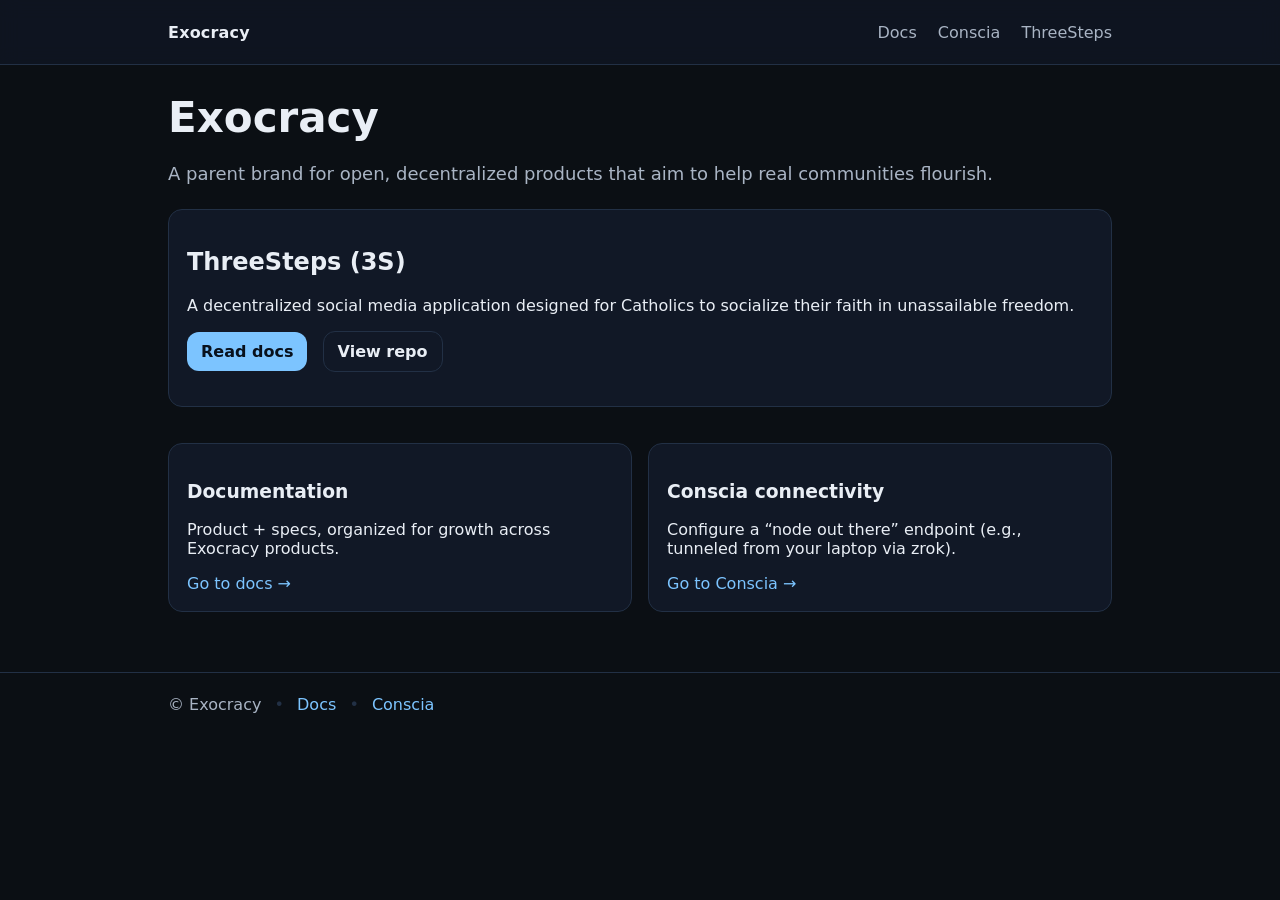
<file: index.html>
<!doctype html>
<html lang="en">
  <head>
    <meta charset="UTF-8" />
    <meta name="viewport" content="width=device-width,initial-scale=1" />
    <title>Exocracy</title>
    <link rel="stylesheet" href="/assets/style.css" />
  </head>
  <body>
    <header class="header">
      <div class="container">
        <a class="brand" href="/">Exocracy</a>
        <nav class="nav">
          <a href="/docs/">Docs</a>
          <a href="/conscia/">Conscia</a>
          <a href="https://github.com/exonomyapp/ThreeSteps" target="_blank" rel="noreferrer">ThreeSteps</a>
        </nav>
      </div>
    </header>

    <main class="container">
      <h1>Exocracy</h1>
      <p class="lede">
        A parent brand for open, decentralized products that aim to help real communities flourish.
      </p>

      <section class="card">
        <h2>ThreeSteps (3S)</h2>
        <p>
          A decentralized social media application designed for Catholics to socialize their faith in
          unassailable freedom.
        </p>
        <p>
          <a class="button" href="/docs/">Read docs</a>
          <a class="button secondary" href="https://github.com/exonomyapp/ThreeSteps" target="_blank" rel="noreferrer">View repo</a>
        </p>
      </section>

      <section class="grid">
        <div class="card">
          <h3>Documentation</h3>
          <p>Product + specs, organized for growth across Exocracy products.</p>
          <a href="/docs/">Go to docs →</a>
        </div>
        <div class="card">
          <h3>Conscia connectivity</h3>
          <p>Configure a “node out there” endpoint (e.g., tunneled from your laptop via zrok).</p>
          <a href="/conscia/">Go to Conscia →</a>
        </div>
      </section>
    </main>

    <footer class="footer">
      <div class="container">
        <span>© Exocracy</span>
        <span class="sep">•</span>
        <a href="/docs/">Docs</a>
        <span class="sep">•</span>
        <a href="/conscia/">Conscia</a>
      </div>
    </footer>
  </body>
</html>
</file>
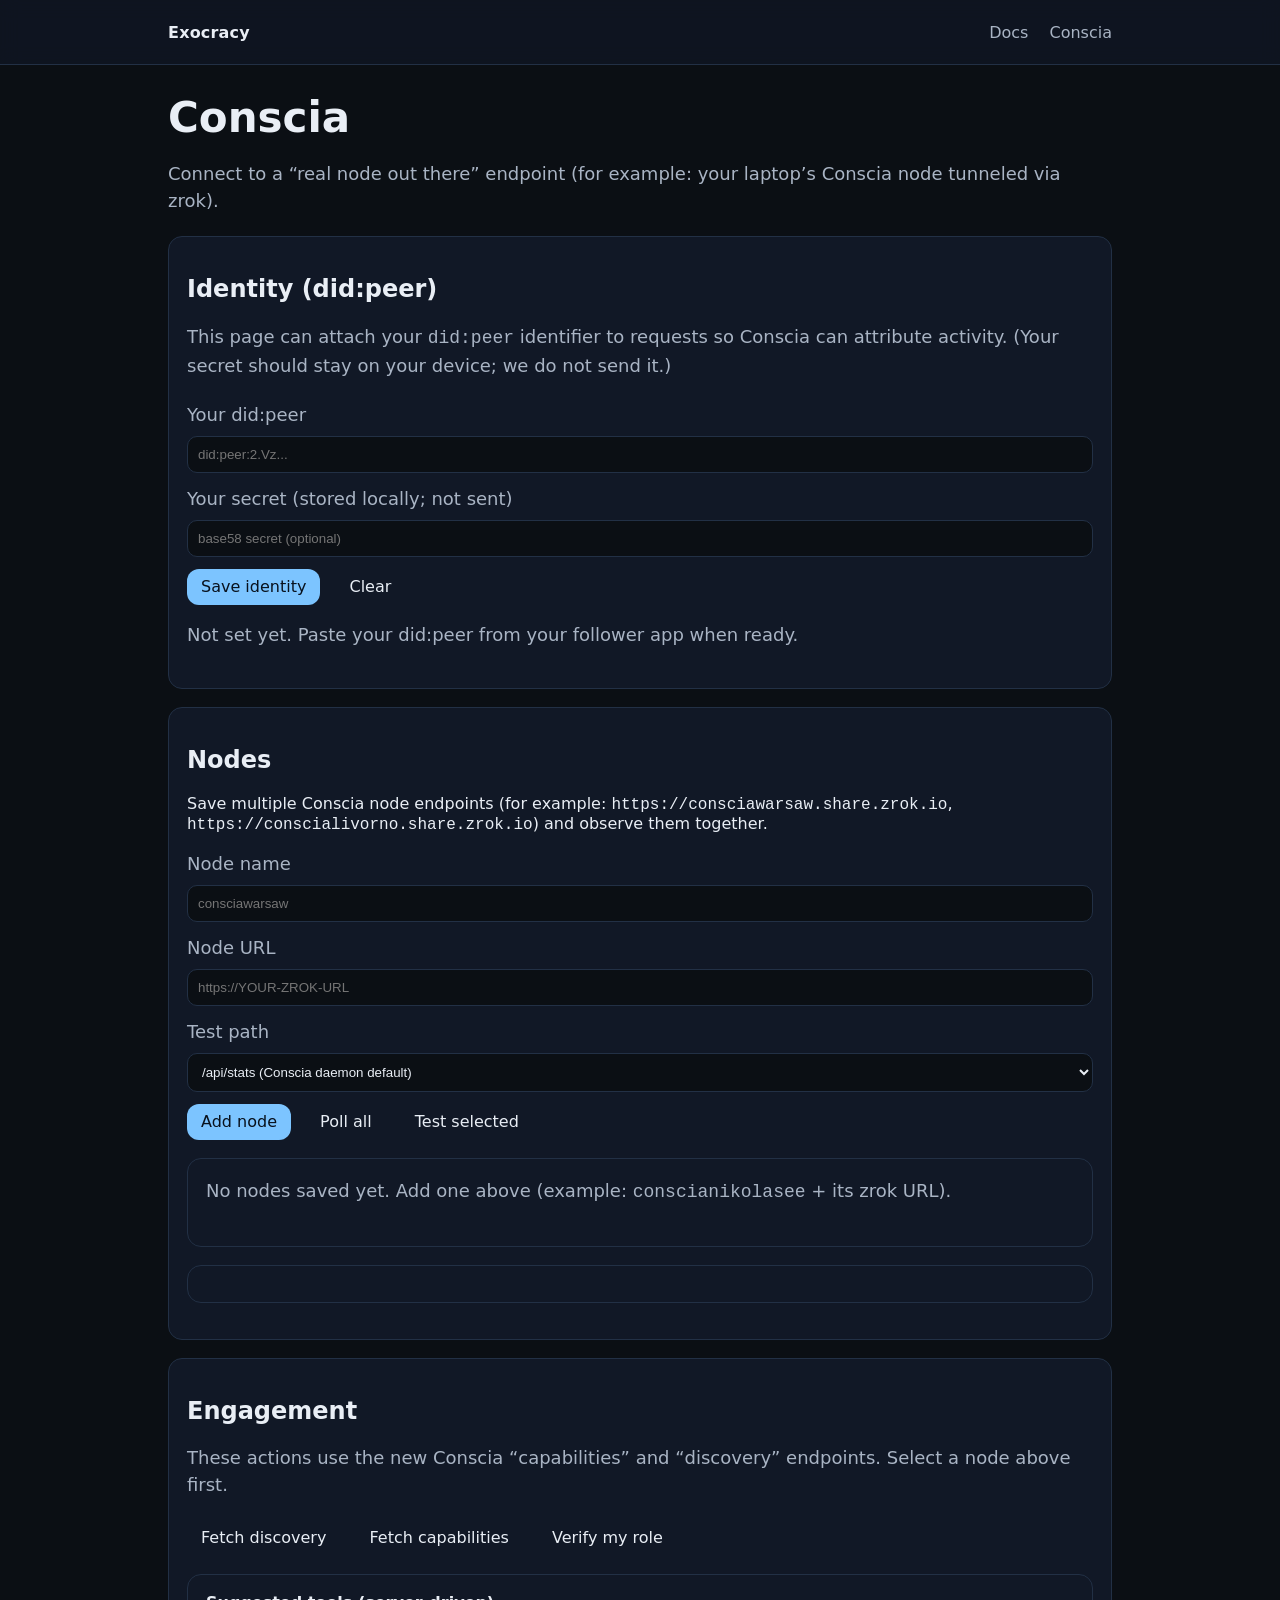
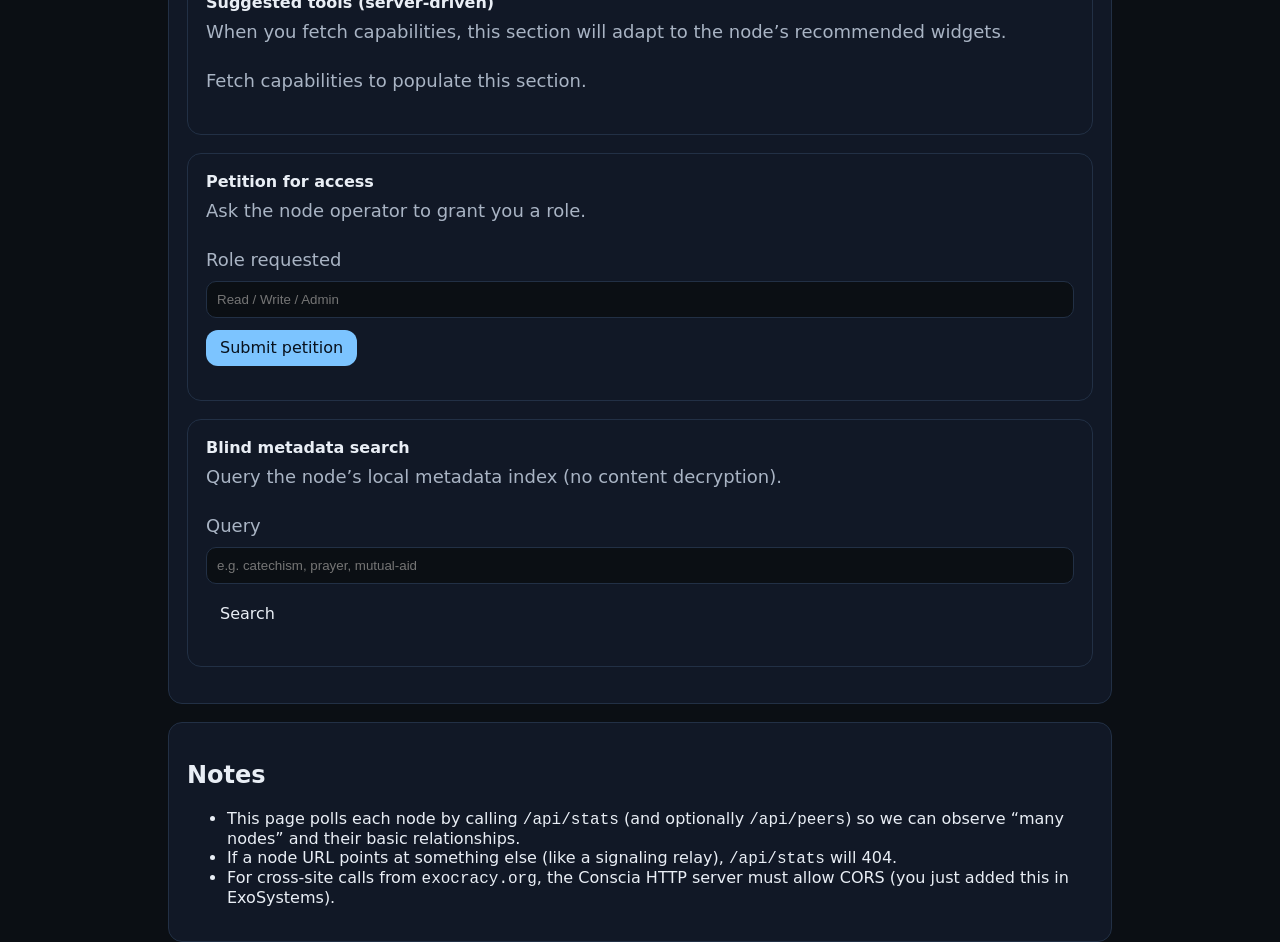
<file: conscia/index.html>
<!doctype html>
<html lang="en">
  <head>
    <meta charset="UTF-8" />
    <meta name="viewport" content="width=device-width,initial-scale=1" />
    <title>Conscia • Exocracy</title>
    <link rel="stylesheet" href="/assets/style.css" />
  </head>
  <body>
    <header class="header">
      <div class="container">
        <a class="brand" href="/">Exocracy</a>
        <nav class="nav">
          <a href="/docs/">Docs</a>
          <a href="/conscia/">Conscia</a>
        </nav>
      </div>
    </header>

    <main class="container">
      <h1>Conscia</h1>
      <p class="lede">
        Connect to a “real node out there” endpoint (for example: your laptop’s Conscia node tunneled via zrok).
      </p>

      <section class="card">
        <h2>Identity (did:peer)</h2>
        <p class="lede">
          This page can attach your <code>did:peer</code> identifier to requests so Conscia can attribute activity.
          (Your secret should stay on your device; we do not send it.)
        </p>
        <label>
          <span class="lede" style="display:block;margin:0 0 8px;">Your did:peer</span>
          <input id="did" type="text" placeholder="did:peer:2.Vz..." style="width:100%;padding:10px;border-radius:10px;border:1px solid var(--border);background:#0b0f14;color:var(--fg);" />
        </label>
        <label style="display:block;margin-top:12px;">
          <span class="lede" style="display:block;margin:0 0 8px;">Your secret (stored locally; not sent)</span>
          <input id="secret" type="password" placeholder="base58 secret (optional)" style="width:100%;padding:10px;border-radius:10px;border:1px solid var(--border);background:#0b0f14;color:var(--fg);" />
        </label>
        <p style="margin-top:12px;">
          <button id="saveIdentity" class="button">Save identity</button>
          <button id="clearIdentity" class="button secondary">Clear</button>
        </p>
        <div class="lede" id="identityHint"></div>
      </section>

      <section class="card">
        <h2>Nodes</h2>
        <p>
          Save multiple Conscia node endpoints (for example: <code>https://consciawarsaw.share.zrok.io</code>,
          <code>https://conscialivorno.share.zrok.io</code>) and observe them together.
        </p>
        <label>
          <span class="lede" style="display:block;margin:0 0 8px;">Node name</span>
          <input id="nodeName" type="text" placeholder="consciawarsaw" style="width:100%;padding:10px;border-radius:10px;border:1px solid var(--border);background:#0b0f14;color:var(--fg);" />
        </label>
        <label style="display:block;margin-top:12px;">
          <span class="lede" style="display:block;margin:0 0 8px;">Node URL</span>
          <input id="nodeUrl" type="url" placeholder="https://YOUR-ZROK-URL" style="width:100%;padding:10px;border-radius:10px;border:1px solid var(--border);background:#0b0f14;color:var(--fg);" />
        </label>
        <label style="display:block;margin-top:12px;">
          <span class="lede" style="display:block;margin:0 0 8px;">Test path</span>
          <select id="path" style="width:100%;padding:10px;border-radius:10px;border:1px solid var(--border);background:#0b0f14;color:var(--fg);">
            <option value="/api/stats">/api/stats (Conscia daemon default)</option>
            <option value="/api/peers">/api/peers (peer list)</option>
            <option value="/metrics">/metrics (Prometheus)</option>
            <option value="/">/ (dashboard HTML)</option>
          </select>
        </label>
        <p style="margin-top:12px;">
          <button id="addNode" class="button">Add node</button>
          <button id="pollAll" class="button secondary">Poll all</button>
          <button id="test" class="button secondary">Test selected</button>
        </p>
        <div id="nodes" class="card"></div>
        <pre id="out" class="card" style="white-space:pre-wrap; word-break:break-word; overflow:auto;"></pre>
      </section>

      <section class="card">
        <h2>Engagement</h2>
        <p class="lede">
          These actions use the new Conscia “capabilities” and “discovery” endpoints. Select a node above first.
        </p>
        <p style="margin-top:12px;">
          <button id="fetchDiscovery" class="button secondary">Fetch discovery</button>
          <button id="fetchCapabilities" class="button secondary">Fetch capabilities</button>
          <button id="verifyCapability" class="button secondary">Verify my role</button>
        </p>

        <div id="sdui" class="card">
          <strong>Suggested tools (server-driven)</strong>
          <div class="lede" style="margin-top:6px;">
            When you fetch capabilities, this section will adapt to the node’s recommended widgets.
          </div>
          <div id="sduiBody" style="margin-top:12px;"></div>
        </div>

        <div class="card">
          <strong>Petition for access</strong>
          <div class="lede" style="margin-top:6px;">Ask the node operator to grant you a role.</div>
          <label style="display:block;margin-top:10px;">
            <span class="lede" style="display:block;margin:0 0 8px;">Role requested</span>
            <input id="roleRequested" type="text" placeholder="Read / Write / Admin" style="width:100%;padding:10px;border-radius:10px;border:1px solid var(--border);background:#0b0f14;color:var(--fg);" />
          </label>
          <p style="margin-top:12px;">
            <button id="petition" class="button">Submit petition</button>
          </p>
        </div>

        <div class="card">
          <strong>Blind metadata search</strong>
          <div class="lede" style="margin-top:6px;">Query the node’s local metadata index (no content decryption).</div>
          <label style="display:block;margin-top:10px;">
            <span class="lede" style="display:block;margin:0 0 8px;">Query</span>
            <input id="searchQuery" type="text" placeholder="e.g. catechism, prayer, mutual-aid" style="width:100%;padding:10px;border-radius:10px;border:1px solid var(--border);background:#0b0f14;color:var(--fg);" />
          </label>
          <p style="margin-top:12px;">
            <button id="search" class="button secondary">Search</button>
          </p>
        </div>
      </section>

      <section class="card">
        <h2>Notes</h2>
        <ul>
          <li>This page polls each node by calling <code>/api/stats</code> (and optionally <code>/api/peers</code>) so we can observe “many nodes” and their basic relationships.</li>
          <li>If a node URL points at something else (like a signaling relay), <code>/api/stats</code> will 404.</li>
          <li>For cross-site calls from <code>exocracy.org</code>, the Conscia HTTP server must allow CORS (you just added this in ExoSystems).</li>
        </ul>
      </section>
    </main>

    <script src="/conscia/conscia.js"></script>
  </body>
</html>
</file>
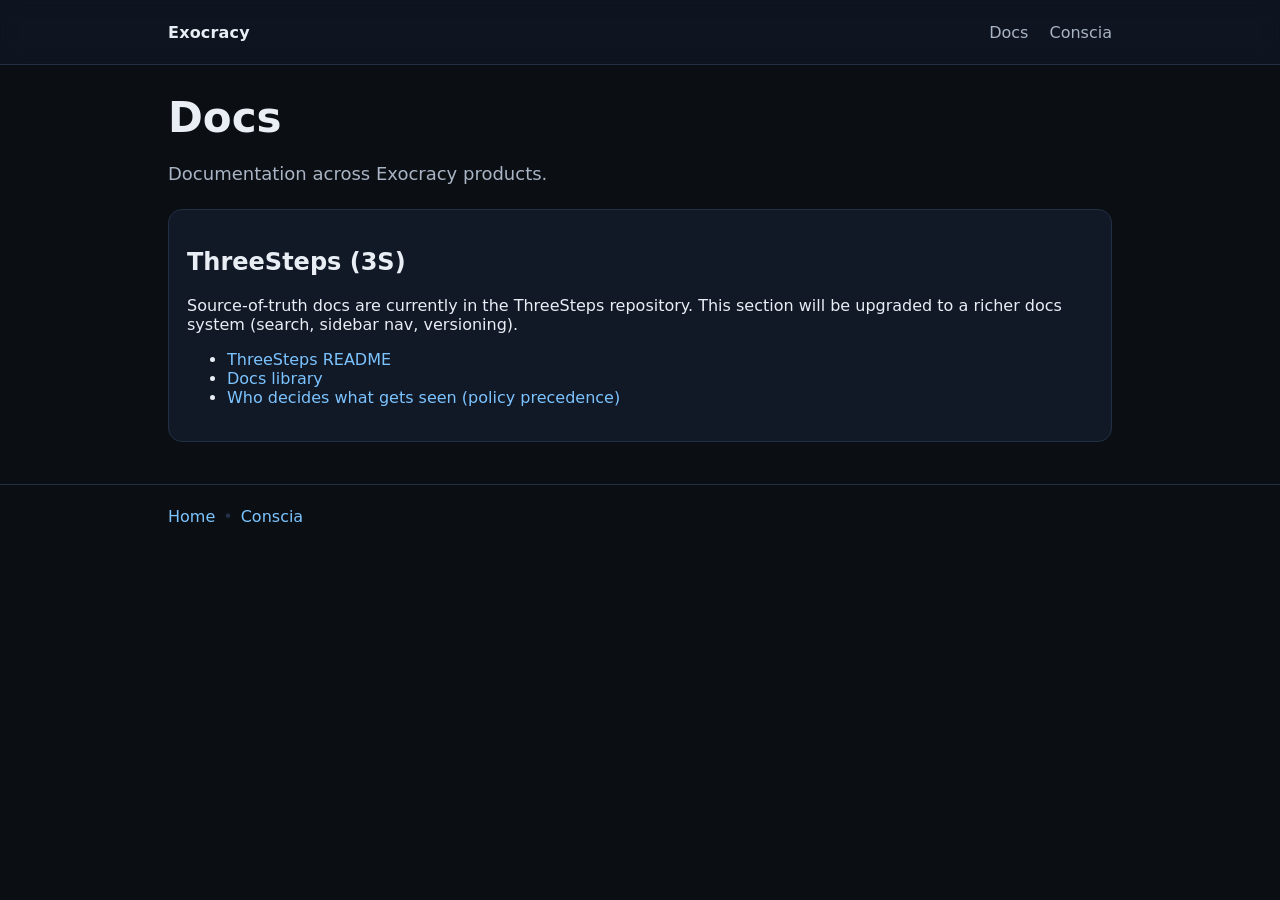
<file: docs/index.html>
<!doctype html>
<html lang="en">
  <head>
    <meta charset="UTF-8" />
    <meta name="viewport" content="width=device-width,initial-scale=1" />
    <title>Docs • Exocracy</title>
    <link rel="stylesheet" href="/assets/style.css" />
  </head>
  <body>
    <header class="header">
      <div class="container">
        <a class="brand" href="/">Exocracy</a>
        <nav class="nav">
          <a href="/docs/">Docs</a>
          <a href="/conscia/">Conscia</a>
        </nav>
      </div>
    </header>

    <main class="container">
      <h1>Docs</h1>
      <p class="lede">Documentation across Exocracy products.</p>

      <section class="card">
        <h2>ThreeSteps (3S)</h2>
        <p>
          Source-of-truth docs are currently in the ThreeSteps repository. This section will be upgraded
          to a richer docs system (search, sidebar nav, versioning).
        </p>
        <ul>
          <li><a href="https://github.com/exonomyapp/ThreeSteps#readme" target="_blank" rel="noreferrer">ThreeSteps README</a></li>
          <li><a href="https://github.com/exonomyapp/ThreeSteps/tree/master/docs" target="_blank" rel="noreferrer">Docs library</a></li>
          <li><a href="https://github.com/exonomyapp/ThreeSteps/blob/master/docs/spec/policy-precedence.md" target="_blank" rel="noreferrer">Who decides what gets seen (policy precedence)</a></li>
        </ul>
      </section>
    </main>

    <footer class="footer">
      <div class="container">
        <a href="/">Home</a><span class="sep">•</span><a href="/conscia/">Conscia</a>
      </div>
    </footer>
  </body>
</html>
</file>
<file: assets/style.css>
:root {
  --bg: #0b0f14;
  --fg: #e9eef5;
  --muted: #a9b4c4;
  --card: #111826;
  --border: #223045;
  --accent: #7cc4ff;
}

* { box-sizing: border-box; }
html, body { height: 100%; }
body {
  margin: 0;
  font-family: ui-sans-serif, system-ui, -apple-system, Segoe UI, Roboto, Helvetica, Arial, "Apple Color Emoji", "Segoe UI Emoji";
  background: var(--bg);
  color: var(--fg);
}

a { color: var(--accent); text-decoration: none; }
a:hover { text-decoration: underline; }

.container { max-width: 980px; margin: 0 auto; padding: 0 18px; }
.header { border-bottom: 1px solid var(--border); background: rgba(17, 24, 38, 0.7); backdrop-filter: blur(10px); position: sticky; top: 0; }
.header .container { display: flex; align-items: center; justify-content: space-between; height: 64px; }
.brand { font-weight: 700; letter-spacing: 0.2px; color: var(--fg); }
.nav a { margin-left: 16px; color: var(--muted); }
.nav a:hover { color: var(--fg); text-decoration: none; }

h1 { font-size: 42px; margin: 28px 0 10px; }
.lede { color: var(--muted); font-size: 18px; line-height: 1.5; margin-bottom: 22px; }

.card {
  background: var(--card);
  border: 1px solid var(--border);
  border-radius: 14px;
  padding: 18px;
  margin: 18px 0;
}

.grid { display: grid; grid-template-columns: repeat(2, minmax(0, 1fr)); gap: 16px; margin-top: 14px; }
@media (max-width: 720px) { .grid { grid-template-columns: 1fr; } }

.button {
  display: inline-block;
  background: var(--accent);
  color: #08111d;
  padding: 10px 14px;
  border-radius: 12px;
  font-weight: 600;
  margin-right: 10px;
  cursor: pointer;
}
.button.secondary { background: transparent; border: 1px solid var(--border); color: var(--fg); }
.button:hover { filter: brightness(1.05); text-decoration: none; }
.button:disabled,
.button[disabled] {
  opacity: 0.55;
  cursor: not-allowed;
  filter: none;
}

button.button, button.button.secondary {
  border: none;
  font: inherit;
  line-height: 1;
}

.footer { border-top: 1px solid var(--border); margin-top: 42px; padding: 22px 0; color: var(--muted); }
.sep { margin: 0 8px; color: var(--border); }

code, pre {
  font-family: ui-monospace, SFMono-Regular, Menlo, Monaco, Consolas, "Liberation Mono", "Courier New", monospace;
}
</file>
